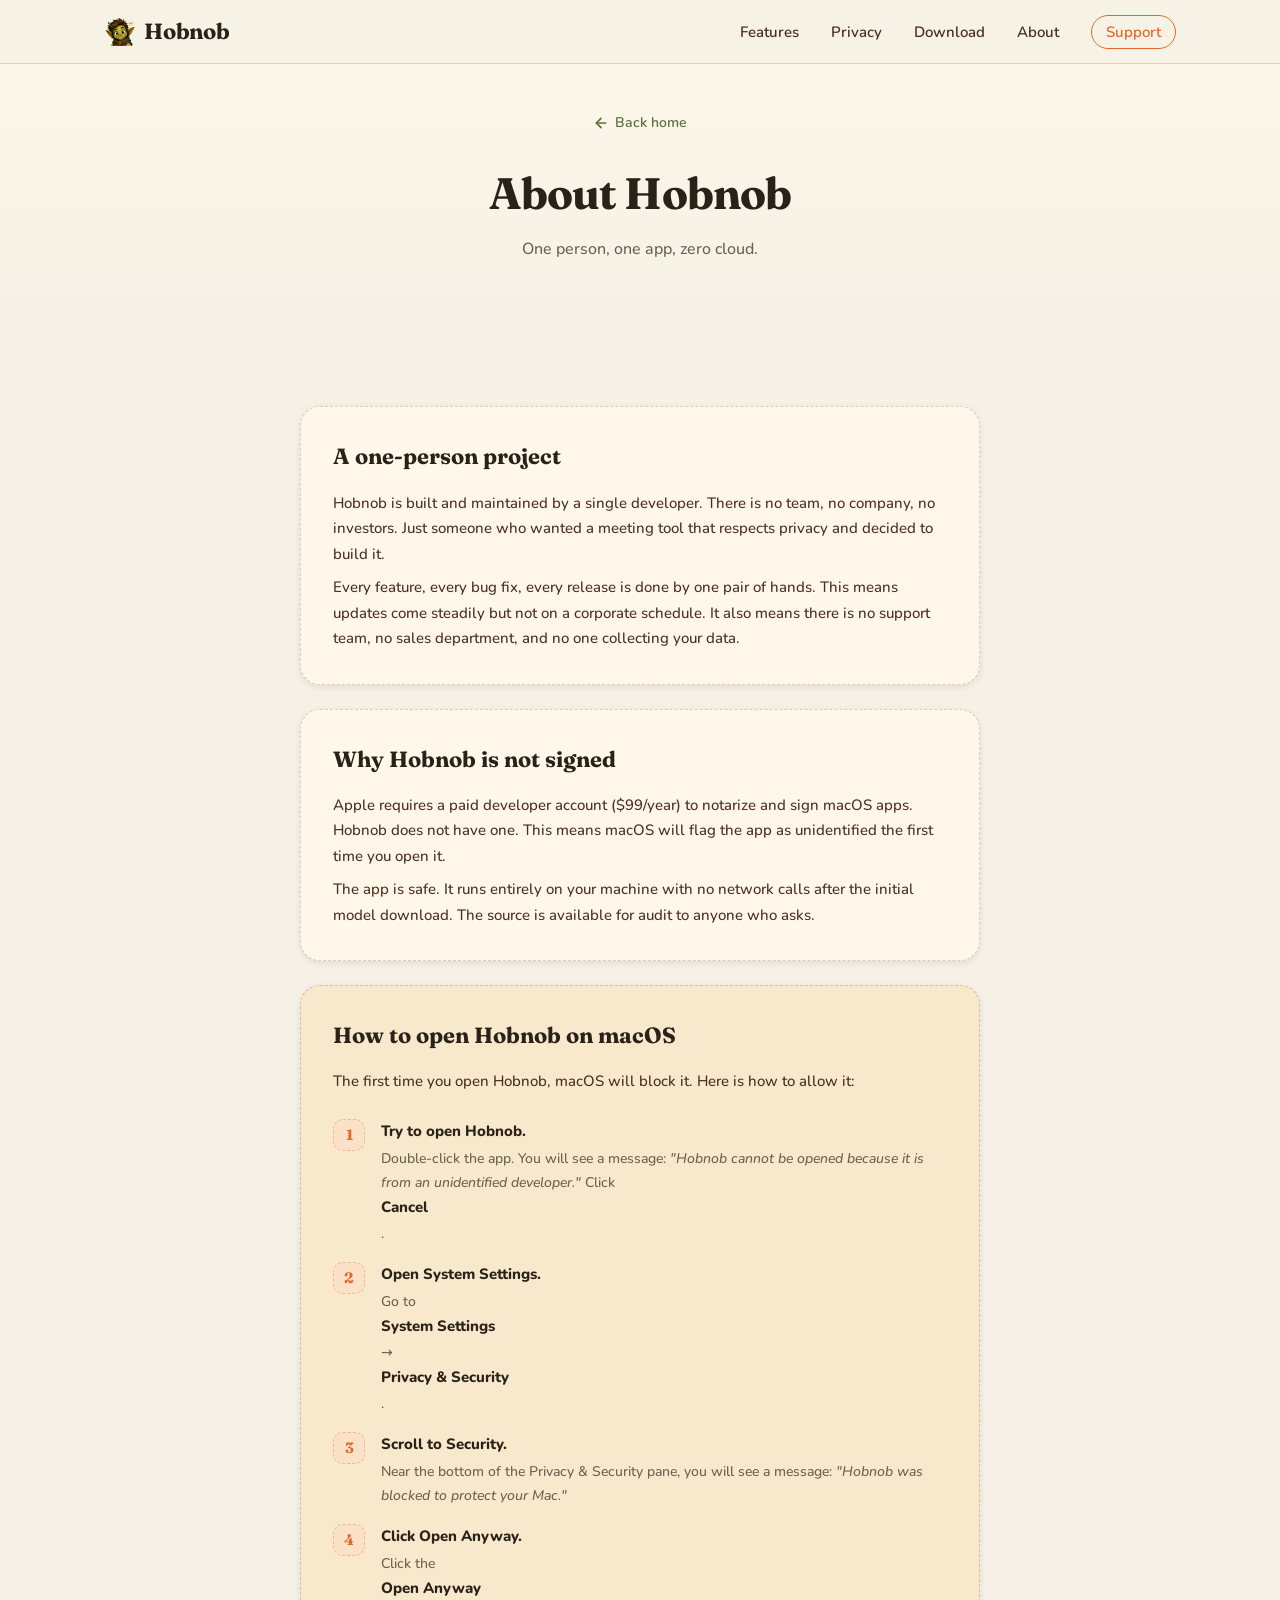
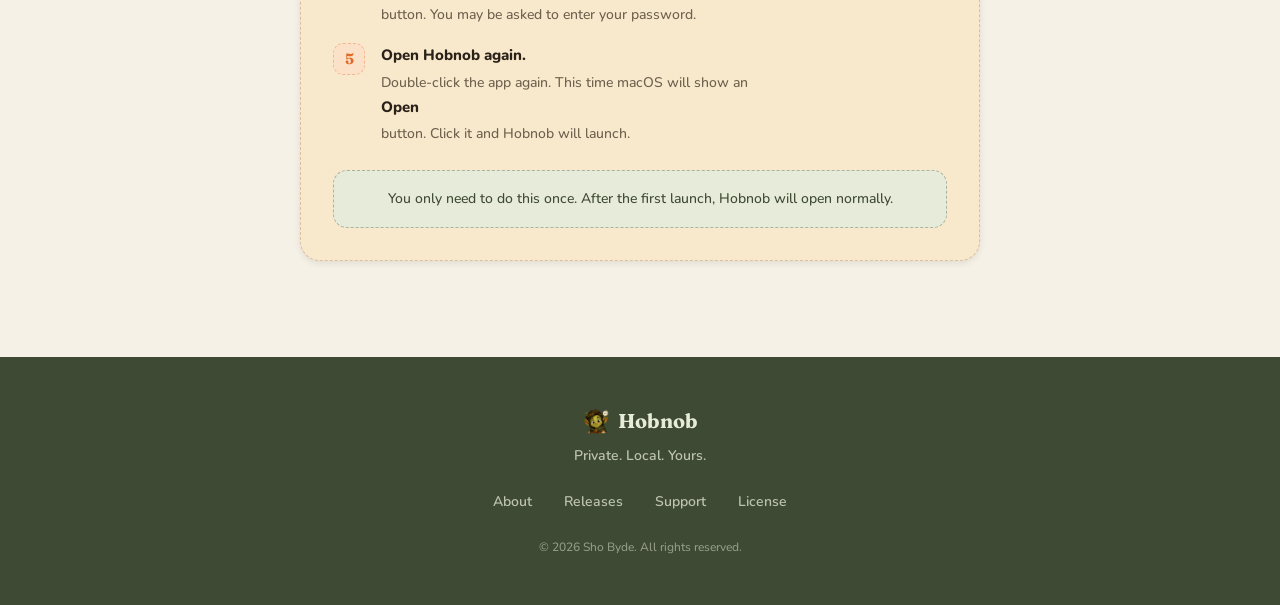
<file: about.html>
<!doctype html>
<html lang="en" data-theme="light">
<head>
  <meta charset="utf-8" />
  <meta name="viewport" content="width=device-width, initial-scale=1" />
  <meta name="description" content="About Hobnob — a one-person project for private, local meeting notes." />
  <meta name="theme-color" content="#F6F1E6" />

  <title>About - Hobnob</title>

  <link rel="icon" type="image/png" sizes="512x512" href="assets/icon.png" />

  <link rel="preconnect" href="https://fonts.googleapis.com" />
  <link rel="preconnect" href="https://fonts.gstatic.com" crossorigin />
  <link href="https://fonts.googleapis.com/css2?family=Fraunces:opsz,wght@9..144,500;9..144,600;9..144,700&family=Nunito:wght@400;600;700;800&family=JetBrains+Mono:wght@400;500&display=swap" rel="stylesheet" />

  <link rel="stylesheet" href="css/styles.css" />
  <script defer src="js/main.js"></script>
</head>
<body>
  <!-- Navigation -->
  <nav class="nav" id="nav">
    <div class="nav-inner">
      <a href="/" class="nav-brand" aria-label="Hobnob home">
        <img src="assets/icon.png" alt="" width="32" height="32" />
        <span class="nav-title">Hobnob</span>
      </a>
      <div class="nav-links" id="nav-links">
        <a href="/#features">Features</a>
        <a href="/#privacy">Privacy</a>
        <a href="/#download">Download</a>
        <a href="about.html">About</a>
        <a href="https://ko-fi.com/shobyde" class="nav-support">Support</a>
      </div>
      <button class="nav-toggle" id="nav-toggle" aria-label="Menu">
        <span></span><span></span><span></span>
      </button>
    </div>
  </nav>

  <!-- Page header -->
  <section class="page-header">
    <div class="page-header-inner">
      <a href="/" class="back-link">
        <svg width="16" height="16" viewBox="0 0 24 24" fill="none" stroke="currentColor" stroke-width="2.5" stroke-linecap="round" stroke-linejoin="round"><path d="M19 12H5"/><path d="M12 19l-7-7 7-7"/></svg>
        Back home
      </a>
      <h1 class="page-title">About Hobnob</h1>
      <p class="page-sub">One person, one app, zero cloud.</p>
    </div>
  </section>

  <!-- About content -->
  <section class="about-content">
    <div class="about-inner">

      <div class="about-card">
        <h2 class="about-heading">A one-person project</h2>
        <p>Hobnob is built and maintained by a single developer. There is no team, no company, no investors. Just someone who wanted a meeting tool that respects privacy and decided to build it.</p>
        <p>Every feature, every bug fix, every release is done by one pair of hands. This means updates come steadily but not on a corporate schedule. It also means there is no support team, no sales department, and no one collecting your data.</p>
      </div>

      <div class="about-card">
        <h2 class="about-heading">Why Hobnob is not signed</h2>
        <p>Apple requires a paid developer account ($99/year) to notarize and sign macOS apps. Hobnob does not have one. This means macOS will flag the app as unidentified the first time you open it.</p>
        <p>The app is safe. It runs entirely on your machine with no network calls after the initial model download. The source is available for audit to anyone who asks.</p>
      </div>

      <div class="about-card about-tutorial">
        <h2 class="about-heading">How to open Hobnob on macOS</h2>
        <p class="about-tutorial-intro">The first time you open Hobnob, macOS will block it. Here is how to allow it:</p>

        <div class="tutorial-steps">
          <div class="tutorial-step">
            <div class="tutorial-num">1</div>
            <div>
              <strong>Try to open Hobnob.</strong>
              <p>Double-click the app. You will see a message: <em>"Hobnob cannot be opened because it is from an unidentified developer."</em> Click <strong>Cancel</strong>.</p>
            </div>
          </div>

          <div class="tutorial-step">
            <div class="tutorial-num">2</div>
            <div>
              <strong>Open System Settings.</strong>
              <p>Go to <strong>System Settings</strong> &rarr; <strong>Privacy &amp; Security</strong>.</p>
            </div>
          </div>

          <div class="tutorial-step">
            <div class="tutorial-num">3</div>
            <div>
              <strong>Scroll to Security.</strong>
              <p>Near the bottom of the Privacy &amp; Security pane, you will see a message: <em>"Hobnob was blocked to protect your Mac."</em></p>
            </div>
          </div>

          <div class="tutorial-step">
            <div class="tutorial-num">4</div>
            <div>
              <strong>Click Open Anyway.</strong>
              <p>Click the <strong>Open Anyway</strong> button. You may be asked to enter your password.</p>
            </div>
          </div>

          <div class="tutorial-step">
            <div class="tutorial-num">5</div>
            <div>
              <strong>Open Hobnob again.</strong>
              <p>Double-click the app again. This time macOS will show an <strong>Open</strong> button. Click it and Hobnob will launch.</p>
            </div>
          </div>
        </div>

        <p class="about-tutorial-note">You only need to do this once. After the first launch, Hobnob will open normally.</p>
      </div>

    </div>
  </section>

  <!-- Footer -->
  <footer class="footer">
    <div class="footer-inner">
      <div class="footer-brand">
        <img src="assets/icon.png" alt="" width="28" height="28" />
        <span>Hobnob</span>
      </div>
      <p class="footer-tagline">Private. Local. Yours.</p>
      <div class="footer-links">
        <a href="about.html">About</a>
        <a href="releases.html">Releases</a>
        <a href="https://ko-fi.com/shobyde">Support</a>
        <a href="./LICENSE">License</a>
      </div>
      <p class="footer-copy">&copy; 2026 Sho Byde. All rights reserved.</p>
    </div>
  </footer>
</body>
</html>
</file>
<file: css/styles.css>
/* =============================================
   Hobnob Design System CSS
   Private. Local. Yours.
   ============================================= */

/* ── Design Tokens ────────────────────────── */
:root {
  /* Colors */
  --color-parchment: #F6F1E6;
  --color-parchment-warm: #F8E8CC;
  --color-surface-card: #FFF8EA;
  --color-surface-green: #E7EBD9;

  --color-ember: #E26A28;
  --color-ember-soft: #FBE1C8;
  --color-hearth: #F2A63A;

  --color-moss: #5E6F3A;
  --color-sage: #8FA76A;
  --color-olive: #3E4A33;

  --color-leather: #7A4A28;
  --color-bark: #4B2F1F;
  --color-charcoal: #2A2219;

  --color-text-muted: #6D604E;
  --color-border-soft: rgba(122, 74, 40, 0.18);
  --color-border-decorative: #D8C7A6;
  --color-danger: #8A3B2E;

  /* Gradients */
  --gradient-hearth: linear-gradient(135deg, #F2A63A 0%, #E26A28 100%);
  --gradient-parchment: linear-gradient(180deg, #FFF8EA 0%, #F6F1E6 100%);
  --gradient-local: linear-gradient(135deg, #8FA76A 0%, #5E6F3A 100%);

  /* Typography */
  --font-display: "Fraunces", ui-serif, Georgia, serif;
  --font-body: "Nunito", ui-sans-serif, system-ui, sans-serif;
  --font-mono: "JetBrains Mono", "IBM Plex Mono", ui-monospace, monospace;

  /* Shadows */
  --shadow-xs: 0 1px 2px rgba(42, 34, 25, 0.08);
  --shadow-sm: 0 2px 6px rgba(42, 34, 25, 0.10);
  --shadow-md: 0 8px 20px rgba(42, 34, 25, 0.14);
  --shadow-lg: 0 16px 36px rgba(42, 34, 25, 0.18);
  --shadow-ember: 0 8px 20px rgba(226, 106, 40, 0.26);
  --shadow-green: 0 8px 20px rgba(62, 74, 51, 0.18);

  /* Radii */
  --radius-sm: 10px;
  --radius-md: 14px;
  --radius-lg: 20px;
  --radius-xl: 28px;
  --radius-pill: 999px;

  /* Spacing */
  --space-xs: 4px;
  --space-sm: 8px;
  --space-md: 16px;
  --space-lg: 24px;
  --space-xl: 32px;
  --space-2xl: 48px;
  --space-3xl: 64px;
  --space-4xl: 96px;

  /* Motion */
  --ease-cozy: cubic-bezier(0.2, 0.8, 0.2, 1);
  --ease-bounce: cubic-bezier(0.34, 1.56, 0.64, 1);
  --duration-fast: 120ms;
  --duration-base: 180ms;
  --duration-slow: 280ms;

  /* Layout */
  --nav-height: 64px;
  --max-width: 1120px;
}

/* ── Reset ────────────────────────────────── */
*,
*::before,
*::after {
  box-sizing: border-box;
  margin: 0;
  padding: 0;
}

html {
  scroll-behavior: smooth;
  -webkit-font-smoothing: antialiased;
  -moz-osx-font-smoothing: grayscale;
}

body {
  font-family: var(--font-body);
  font-size: 16px;
  font-weight: 500;
  line-height: 1.6;
  color: var(--color-bark);
  background: var(--color-parchment);
  overflow-x: hidden;
}

img {
  display: block;
  max-width: 100%;
}

a {
  color: inherit;
  text-decoration: none;
}

/* ── Navigation ──────────────────────────── */
.nav {
  position: fixed;
  top: 0;
  left: 0;
  right: 0;
  z-index: 100;
  height: var(--nav-height);
  background: rgba(246, 241, 230, 0.85);
  backdrop-filter: blur(12px);
  -webkit-backdrop-filter: blur(12px);
  border-bottom: 1px solid var(--color-border-soft);
}

.nav-inner {
  max-width: var(--max-width);
  margin: 0 auto;
  padding: 0 var(--space-lg);
  height: 100%;
  display: flex;
  align-items: center;
  justify-content: space-between;
}

.nav-brand {
  display: flex;
  align-items: center;
  gap: var(--space-sm);
  font-family: var(--font-display);
  font-size: 22px;
  font-weight: 700;
  color: var(--color-charcoal);
}

.nav-brand img {
  border-radius: var(--radius-sm);
}

.nav-title {
  letter-spacing: -0.01em;
}

.nav-links {
  display: flex;
  align-items: center;
  gap: var(--space-xl);
}

.nav-links a {
  font-size: 15px;
  font-weight: 600;
  color: var(--color-bark);
  transition: color var(--duration-fast) var(--ease-cozy);
}

.nav-links a:hover {
  color: var(--color-ember);
}

.nav-support {
  color: var(--color-ember) !important;
  border: 1.5px solid var(--color-ember);
  padding: 4px 14px;
  border-radius: var(--radius-pill);
  transition: all var(--duration-fast) var(--ease-cozy);
}

.nav-support:hover {
  background: var(--color-ember);
  color: var(--color-surface-card) !important;
}

.nav-toggle {
  display: none;
  flex-direction: column;
  gap: 5px;
  background: none;
  border: none;
  cursor: pointer;
  padding: var(--space-sm);
}

.nav-toggle span {
  display: block;
  width: 22px;
  height: 2px;
  background: var(--color-charcoal);
  border-radius: 2px;
  transition: all var(--duration-base) var(--ease-cozy);
}

.nav-toggle.open span:nth-child(1) {
  transform: translateY(7px) rotate(45deg);
}

.nav-toggle.open span:nth-child(2) {
  opacity: 0;
}

.nav-toggle.open span:nth-child(3) {
  transform: translateY(-7px) rotate(-45deg);
}

/* ── Hero ─────────────────────────────────── */
.hero {
  min-height: 100vh;
  display: flex;
  align-items: center;
  padding: calc(var(--nav-height) + var(--space-2xl)) var(--space-lg) var(--space-3xl);
  background: var(--gradient-parchment);
  position: relative;
}

.hero-grid {
  max-width: var(--max-width);
  margin: 0 auto;
  display: grid;
  grid-template-columns: 1fr 1fr;
  gap: var(--space-3xl);
  align-items: center;
  width: 100%;
}

.hero-content {
  max-width: 540px;
}

.hero-chip {
  display: inline-flex;
  align-items: center;
  gap: 6px;
  padding: 4px 14px;
  background: var(--color-surface-green);
  color: var(--color-olive);
  border: 1px solid rgba(62, 74, 51, 0.24);
  border-radius: var(--radius-pill);
  font-size: 11px;
  font-weight: 800;
  letter-spacing: 0.08em;
  text-transform: uppercase;
  margin-bottom: var(--space-lg);
}

.hero-heading {
  font-family: var(--font-display);
  font-size: clamp(36px, 5.5vw, 56px);
  font-weight: 700;
  line-height: 1.15;
  color: var(--color-charcoal);
  margin-bottom: var(--space-lg);
  letter-spacing: -0.02em;
}

.hero-highlight {
  background: var(--gradient-local);
  -webkit-background-clip: text;
  background-clip: text;
  -webkit-text-fill-color: transparent;
}

.hero-body {
  font-size: 18px;
  line-height: 1.7;
  color: var(--color-text-muted);
  margin-bottom: var(--space-xl);
  max-width: 480px;
}

.hero-actions {
  display: flex;
  flex-direction: column;
  gap: var(--space-sm);
  align-items: flex-start;
}

.hero-support {
  font-size: 13px;
  color: var(--color-text-muted);
  font-weight: 500;
}

.hero-support a {
  color: var(--color-moss);
  font-weight: 700;
}

.hero-support a:hover {
  color: var(--color-ember);
}

.hero-visual {
  position: relative;
  display: flex;
  align-items: center;
  justify-content: center;
}

.hero-mascot {
  width: 100%;
  max-width: 420px;
  height: auto;
  filter: drop-shadow(0 16px 36px rgba(42, 34, 25, 0.18));
  animation: mascot-idle 4.5s ease-in-out infinite;
}



/* ── Buttons ──────────────────────────────── */
.btn {
  display: inline-flex;
  align-items: center;
  gap: var(--space-sm);
  padding: 12px 24px;
  border-radius: var(--radius-md);
  font-family: var(--font-body);
  font-size: 15px;
  font-weight: 800;
  border: none;
  cursor: pointer;
  transition: all var(--duration-base) var(--ease-cozy);
  white-space: nowrap;
}

.btn-primary {
  background: var(--color-ember);
  color: var(--color-surface-card);
  box-shadow: var(--shadow-ember);
}

.btn-primary:hover {
  transform: translateY(-1px);
  box-shadow: 0 12px 28px rgba(226, 106, 40, 0.32);
}

.btn-secondary {
  background: var(--color-surface-card);
  color: var(--color-moss);
  border: 1.5px solid var(--color-moss);
}

.btn-secondary:hover {
  background: var(--color-surface-green);
  transform: translateY(-1px);
}

.btn-full {
  width: 100%;
  justify-content: center;
}

/* ── Section Headers ──────────────────────── */
.section-header {
  text-align: center;
  margin-bottom: var(--space-3xl);
}

.eyebrow {
  display: inline-block;
  font-size: 11px;
  font-weight: 800;
  letter-spacing: 0.08em;
  text-transform: uppercase;
  color: var(--color-moss);
  margin-bottom: var(--space-sm);
}

.section-title {
  font-family: var(--font-display);
  font-size: clamp(28px, 4vw, 44px);
  font-weight: 700;
  color: var(--color-charcoal);
  letter-spacing: -0.02em;
  margin-bottom: var(--space-sm);
}

.section-sub {
  font-size: 17px;
  color: var(--color-text-muted);
  max-width: 500px;
  margin: 0 auto;
}

/* ── Features ─────────────────────────────── */
.features {
  padding: var(--space-4xl) var(--space-lg);
  max-width: var(--max-width);
  margin: 0 auto;
}

.features-grid {
  display: grid;
  grid-template-columns: repeat(3, 1fr);
  gap: var(--space-lg);
}

.feature-card {
  background: var(--color-surface-card);
  border: 1.5px dashed rgba(122, 74, 40, 0.25);
  border-radius: var(--radius-lg);
  padding: var(--space-xl);
  box-shadow: var(--shadow-sm);
  transition: all var(--duration-base) var(--ease-cozy);
}

.feature-card:hover {
  transform: translateY(-2px);
  box-shadow: var(--shadow-md);
}

.feature-icon {
  width: 52px;
  height: 52px;
  display: flex;
  align-items: center;
  justify-content: center;
  border-radius: var(--radius-md);
  background: var(--color-parchment-warm);
  border: 1.5px dashed rgba(122, 74, 40, 0.35);
  margin-bottom: var(--space-md);
}

.feature-title {
  font-family: var(--font-display);
  font-size: 18px;
  font-weight: 700;
  color: var(--color-charcoal);
  margin-bottom: var(--space-sm);
}

.feature-desc {
  font-size: 14px;
  color: var(--color-text-muted);
  line-height: 1.7;
}

/* ── Demo ─────────────────────────────────── */
.demo {
  padding: var(--space-4xl) var(--space-lg);
  max-width: var(--max-width);
  margin: 0 auto;
}

.demo-inner {
  max-width: var(--max-width);
  margin: 0 auto;
}

.demo-frame {
  background: var(--color-surface-card);
  border: 1.5px dashed rgba(122, 74, 40, 0.35);
  border-radius: var(--radius-xl);
  padding: var(--space-md);
  box-shadow: var(--shadow-sm);
  max-width: 900px;
  margin: 0 auto;
}

.demo-gif {
  width: 100%;
  height: auto;
  border-radius: var(--radius-md);
  display: block;
}

/* ── Releases ─────────────────────────────── */
.releases {
  padding: var(--space-4xl) var(--space-lg);
  max-width: var(--max-width);
  margin: 0 auto;
}

.releases-inner {
  max-width: 720px;
  margin: 0 auto;
}

.releases-loading {
  text-align: center;
  color: var(--color-text-muted);
  font-size: 15px;
  padding: var(--space-xl) 0;
}

.release-item {
  background: var(--color-surface-card);
  border: 1.5px dashed rgba(122, 74, 40, 0.25);
  border-radius: var(--radius-lg);
  padding: var(--space-lg) var(--space-xl);
  margin-bottom: var(--space-md);
  box-shadow: var(--shadow-sm);
}

.release-header {
  display: flex;
  align-items: center;
  gap: var(--space-md);
  margin-bottom: var(--space-md);
}

.release-tag {
  font-family: var(--font-display);
  font-size: 18px;
  font-weight: 700;
  color: var(--color-ember);
}

.release-date {
  font-size: 13px;
  color: var(--color-text-muted);
}

.release-body {
  font-size: 14px;
  line-height: 1.7;
  color: var(--color-bark);
}

.release-body ul {
  padding-left: var(--space-lg);
  margin: var(--space-sm) 0;
}

.release-body li {
  margin-bottom: 4px;
}

.release-body li::marker {
  color: var(--color-moss);
}

.release-body a {
  color: var(--color-moss);
  font-weight: 600;
}

.release-body a:hover {
  color: var(--color-ember);
}

.release-body h1,
.release-body h2,
.release-body h3,
.release-body h4 {
  font-family: var(--font-body);
  font-size: 15px;
  font-weight: 800;
  color: var(--color-charcoal);
  margin: var(--space-md) 0 var(--space-xs);
}

.release-body code {
  font-family: var(--font-mono);
  font-size: 13px;
  background: var(--color-parchment-warm);
  padding: 1px 6px;
  border-radius: 4px;
  color: var(--color-ember);
}

.release-body pre {
  background: var(--color-charcoal);
  color: var(--color-parchment);
  padding: var(--space-md);
  border-radius: var(--radius-sm);
  overflow-x: auto;
  margin: var(--space-sm) 0;
}

.release-body pre code {
  background: none;
  color: inherit;
  padding: 0;
}

.release-body p {
  margin-bottom: var(--space-sm);
}

.release-body hr {
  border: none;
  border-top: 1px solid var(--color-border-decorative);
  margin: var(--space-md) 0;
}

.release-body img {
  border-radius: var(--radius-sm);
  margin: var(--space-sm) 0;
}

.release-asset {
  display: inline-flex;
  align-items: center;
  gap: 6px;
  margin-top: var(--space-md);
  padding: 6px 14px;
  background: var(--color-parchment);
  border: 1px solid var(--color-border-soft);
  border-radius: var(--radius-sm);
  font-size: 12px;
  font-weight: 600;
  color: var(--color-moss);
  transition: all var(--duration-fast) var(--ease-cozy);
}

.release-asset:hover {
  border-color: var(--color-moss);
  background: var(--color-surface-green);
}

.release-error {
  text-align: center;
  color: var(--color-text-muted);
  font-size: 14px;
  padding: var(--space-xl) 0;
}

.releases-more {
  text-align: center;
  margin-top: var(--space-lg);
}

.release-badge {
  font-size: 11px;
  font-weight: 700;
  padding: 2px 8px;
  border-radius: var(--radius-pill);
  background: var(--color-ember-soft);
  color: var(--color-ember);
}

/* ── Releases Page ────────────────────────── */
.page-header {
  padding: calc(var(--nav-height) + var(--space-2xl)) var(--space-lg) var(--space-2xl);
  background: var(--gradient-parchment);
  text-align: center;
}

.page-header-inner {
  max-width: var(--max-width);
  margin: 0 auto;
}

.back-link {
  display: inline-flex;
  align-items: center;
  gap: 6px;
  font-size: 14px;
  font-weight: 600;
  color: var(--color-moss);
  margin-bottom: var(--space-lg);
  transition: color var(--duration-fast) var(--ease-cozy);
}

.back-link:hover {
  color: var(--color-ember);
}

.page-title {
  font-family: var(--font-display);
  font-size: clamp(28px, 4vw, 44px);
  font-weight: 700;
  color: var(--color-charcoal);
  letter-spacing: -0.02em;
  margin-bottom: var(--space-sm);
}

.page-sub {
  font-size: 16px;
  color: var(--color-text-muted);
}

.releases-page {
  padding: var(--space-4xl) var(--space-lg);
}

.releases-page-inner {
  max-width: 720px;
  margin: 0 auto;
}

/* ── About Page ───────────────────────────── */
.about-content {
  padding: var(--space-4xl) var(--space-lg);
}

.about-inner {
  max-width: 680px;
  margin: 0 auto;
  display: flex;
  flex-direction: column;
  gap: var(--space-lg);
}

.about-card {
  background: var(--color-surface-card);
  border: 1.5px dashed rgba(122, 74, 40, 0.25);
  border-radius: var(--radius-lg);
  padding: var(--space-xl);
  box-shadow: var(--shadow-sm);
}

.about-heading {
  font-family: var(--font-display);
  font-size: 22px;
  font-weight: 700;
  color: var(--color-charcoal);
  margin-bottom: var(--space-md);
}

.about-card p {
  font-size: 15px;
  line-height: 1.7;
  color: var(--color-bark);
  margin-bottom: var(--space-sm);
}

.about-card p:last-child {
  margin-bottom: 0;
}

.about-tutorial {
  background: var(--color-parchment-warm);
}

.about-tutorial-intro {
  margin-bottom: var(--space-lg) !important;
}

.tutorial-steps {
  display: flex;
  flex-direction: column;
  gap: var(--space-md);
}

.tutorial-step {
  display: flex;
  gap: var(--space-md);
  align-items: flex-start;
}

.tutorial-num {
  flex-shrink: 0;
  width: 32px;
  height: 32px;
  display: flex;
  align-items: center;
  justify-content: center;
  font-family: var(--font-display);
  font-size: 15px;
  font-weight: 700;
  color: var(--color-ember);
  background: var(--color-ember-soft);
  border: 1.5px dashed rgba(226, 106, 40, 0.35);
  border-radius: var(--radius-sm);
}

.tutorial-step strong {
  display: block;
  font-size: 15px;
  font-weight: 800;
  color: var(--color-charcoal);
  margin-bottom: 2px;
}

.tutorial-step p {
  font-size: 14px !important;
  color: var(--color-text-muted) !important;
  margin-top: 4px !important;
}

.about-tutorial-note {
  margin-top: var(--space-lg) !important;
  padding: var(--space-md);
  background: var(--color-surface-green);
  border: 1.5px dashed rgba(62, 74, 51, 0.35);
  border-radius: var(--radius-md);
  font-size: 14px !important;
  color: var(--color-olive) !important;
  text-align: center;
}

/* ── Privacy ──────────────────────────────── */
.privacy {
  padding: var(--space-4xl) var(--space-lg);
  background: var(--color-surface-green);
}

.privacy-inner {
  max-width: var(--max-width);
  margin: 0 auto;
  display: grid;
  grid-template-columns: 1fr auto;
  gap: var(--space-3xl);
  align-items: center;
}

.privacy-content {
  max-width: 560px;
}

.privacy-chip {
  display: inline-flex;
  align-items: center;
  gap: 6px;
  padding: 3px 12px;
  background: var(--color-olive);
  color: var(--color-surface-green);
  border-radius: var(--radius-pill);
  font-size: 11px;
  font-weight: 800;
  letter-spacing: 0.06em;
  text-transform: uppercase;
  margin-bottom: var(--space-lg);
}

.privacy-title {
  font-family: var(--font-display);
  font-size: clamp(24px, 3.5vw, 36px);
  font-weight: 700;
  color: var(--color-olive);
  margin-bottom: var(--space-md);
}

.privacy-body {
  font-size: 16px;
  line-height: 1.7;
  color: var(--color-charcoal);
  margin-bottom: var(--space-lg);
}

.privacy-list {
  list-style: none;
  display: flex;
  flex-direction: column;
  gap: var(--space-sm);
}

.privacy-list li {
  display: flex;
  align-items: center;
  gap: var(--space-sm);
  font-size: 15px;
  font-weight: 600;
  color: var(--color-olive);
}

.privacy-check {
  color: var(--color-moss);
  font-weight: 800;
}

.privacy-visual {
  display: flex;
  align-items: center;
  justify-content: center;
}

.privacy-shield {
  display: flex;
  align-items: center;
  justify-content: center;
  padding: var(--space-lg);
  border: 1.5px dashed rgba(62, 74, 51, 0.35);
  border-radius: var(--radius-xl);
  background: var(--color-surface-green);
  opacity: 0.9;
}

@keyframes shield-pulse {
  0%, 100% { transform: scale(1); }
  50% { transform: scale(1.05); }
}

.privacy-shield svg {
  animation: shield-pulse 3s ease-in-out infinite;
}

/* ── How It Works ─────────────────────────── */
.how {
  padding: var(--space-4xl) var(--space-lg);
  max-width: var(--max-width);
  margin: 0 auto;
}

.steps {
  display: flex;
  align-items: flex-start;
  justify-content: center;
  gap: var(--space-md);
}

.step {
  flex: 1;
  max-width: 280px;
  text-align: center;
}

.step-num {
  width: 52px;
  height: 52px;
  margin: 0 auto var(--space-md);
  display: flex;
  align-items: center;
  justify-content: center;
  font-family: var(--font-display);
  font-size: 22px;
  font-weight: 700;
  color: var(--color-ember);
  background: var(--color-ember-soft);
  border: 1.5px dashed rgba(226, 106, 40, 0.35);
  border-radius: var(--radius-md);
}

.step-title {
  font-family: var(--font-display);
  font-size: 20px;
  font-weight: 700;
  color: var(--color-charcoal);
  margin-bottom: var(--space-sm);
}

.step-desc {
  font-size: 14px;
  color: var(--color-text-muted);
  line-height: 1.7;
}

.step-arrow {
  display: flex;
  align-items: center;
  padding-top: 14px;
  flex-shrink: 0;
}

/* ── Download ─────────────────────────────── */
.download {
  padding: var(--space-4xl) var(--space-lg);
  background: var(--color-surface-card);
}

.download-inner {
  max-width: var(--max-width);
  margin: 0 auto;
}

.download-head {
  text-align: center;
  margin-bottom: var(--space-2xl);
}

.download-grid {
  display: grid;
  grid-template-columns: repeat(2, 1fr);
  gap: var(--space-lg);
  max-width: 680px;
  margin: 0 auto;
}

.download-card {
  background: var(--color-parchment);
  border: 1.5px dashed rgba(122, 74, 40, 0.25);
  border-radius: var(--radius-lg);
  padding: var(--space-xl);
  text-align: center;
  box-shadow: var(--shadow-sm);
}

.dl-platform {
  display: flex;
  align-items: center;
  justify-content: center;
  gap: var(--space-sm);
  font-family: var(--font-display);
  font-size: 22px;
  font-weight: 700;
  color: var(--color-charcoal);
  margin-bottom: var(--space-xs);
}

.dl-req {
  font-size: 13px;
  color: var(--color-text-muted);
  margin-bottom: var(--space-lg);
}

.dl-file {
  font-size: 12px;
  color: var(--color-text-muted);
  margin-top: var(--space-sm);
}

.dl-buttons {
  display: flex;
  flex-direction: column;
  gap: var(--space-sm);
}

.dl-format-btn {
  display: flex;
  align-items: center;
  gap: var(--space-sm);
  padding: 10px 16px;
  background: var(--color-parchment);
  border: 1.5px solid var(--color-moss);
  border-radius: var(--radius-md);
  font-size: 14px;
  font-weight: 800;
  color: var(--color-moss);
  transition: all var(--duration-fast) var(--ease-cozy);
}

.dl-format-btn:hover {
  background: var(--color-surface-green);
  transform: translateY(-1px);
}

.dl-format-label {
  flex: 1;
  text-align: left;
}

.dl-format-name {
  font-size: 11px;
  font-weight: 600;
  color: var(--color-text-muted);
}

.dl-notice {
  margin-top: var(--space-md);
  padding: var(--space-sm) var(--space-md);
  background: var(--color-ember-soft);
  border: 1.5px dashed rgba(226, 106, 40, 0.35);
  border-radius: var(--radius-sm);
  font-size: 12px;
  font-weight: 600;
  color: var(--color-leather);
  line-height: 1.5;
}

.dl-notice a {
  color: var(--color-ember);
  font-weight: 800;
}

.dl-notice a:hover {
  text-decoration: underline;
}

/* ── Footer ───────────────────────────────── */
.footer {
  padding: var(--space-2xl) var(--space-lg);
  background: var(--color-olive);
  color: var(--color-surface-green);
}

.footer-inner {
  max-width: var(--max-width);
  margin: 0 auto;
  text-align: center;
}

.footer-brand {
  display: flex;
  align-items: center;
  justify-content: center;
  gap: var(--space-sm);
  font-family: var(--font-display);
  font-size: 20px;
  font-weight: 700;
  margin-bottom: var(--space-sm);
}

.footer-brand img {
  border-radius: var(--radius-sm);
}

.footer-tagline {
  font-size: 14px;
  font-weight: 600;
  margin-bottom: var(--space-lg);
  opacity: 0.75;
}

.footer-links {
  display: flex;
  justify-content: center;
  gap: var(--space-xl);
  margin-bottom: var(--space-lg);
}

.footer-links a {
  font-size: 14px;
  font-weight: 600;
  opacity: 0.75;
  transition: opacity var(--duration-fast) var(--ease-cozy);
}

.footer-links a:hover {
  opacity: 1;
  color: var(--color-hearth);
}

.footer-copy {
  font-size: 12px;
  opacity: 0.5;
}

/* ── Animations ───────────────────────────── */
@keyframes mascot-idle {
  0%, 100% { transform: translateY(0) rotate(0deg); }
  25% { transform: translateY(-6px) rotate(-1deg); }
  75% { transform: translateY(-3px) rotate(1deg); }
}

/* ── Scroll-reveal (applied via JS) ───────── */
.reveal {
  opacity: 0;
  transform: translateY(28px);
  transition: opacity 0.6s var(--ease-cozy), transform 0.6s var(--ease-cozy);
}

.reveal.visible {
  opacity: 1;
  transform: translateY(0);
}

/* ── Reduced Motion ───────────────────────── */
@media (prefers-reduced-motion: reduce) {
  *,
  *::before,
  *::after {
    animation-duration: 0.01ms !important;
    animation-iteration-count: 1 !important;
    transition-duration: 0.01ms !important;
  }

  html {
    scroll-behavior: auto;
  }
}

/* ── Responsive ───────────────────────────── */
@media (max-width: 900px) {
  .hero-grid {
    grid-template-columns: 1fr;
    text-align: center;
  }

  .hero-content {
    max-width: 100%;
    order: 2;
  }

  .hero-visual {
    order: 1;
  }

  .hero-mascot {
    max-width: 280px;
  }

  .hero-actions {
    justify-content: center;
  }

  .hero-body {
    max-width: 100%;
  }

  .features-grid {
    grid-template-columns: 1fr;
  }

  .privacy-inner {
    grid-template-columns: 1fr;
    text-align: center;
  }

  .privacy-content {
    max-width: 100%;
  }

  .privacy-list {
    align-items: center;
  }

  .privacy-visual {
    display: none;
  }

  .steps {
    flex-direction: column;
    align-items: center;
    gap: var(--space-lg);
  }

  .step-arrow {
    transform: rotate(90deg);
    padding-top: 0;
  }

  .download-grid {
    grid-template-columns: 1fr;
  }
}

@media (max-width: 600px) {
  .nav-toggle {
    display: flex;
  }

  .nav-inner {
    padding: 0 var(--space-md);
  }

  .nav-links a:not(.nav-support) {
    display: none;
  }

  .nav-links.open a:not(.nav-support) {
    display: block;
  }

  .nav-support {
    font-size: 12px;
    padding: 3px 10px;
  }

  .nav-links {
    position: fixed;
    top: var(--nav-height);
    left: 0;
    right: 0;
    flex-direction: column;
    align-items: stretch;
    gap: 0;
    background: rgba(246, 241, 230, 0.96);
    backdrop-filter: blur(12px);
    -webkit-backdrop-filter: blur(12px);
    border-bottom: 1.5px dashed rgba(122, 74, 40, 0.25);
    padding: var(--space-sm) 0;
    transform: translateY(-100%);
    opacity: 0;
    pointer-events: none;
    transition: all var(--duration-slow) var(--ease-cozy);
  }

  .nav-links.open {
    transform: translateY(0);
    opacity: 1;
    pointer-events: auto;
  }

  .nav-links a {
    padding: 14px var(--space-lg);
    font-size: 16px;
    font-weight: 700;
    border-bottom: 1px solid rgba(122, 74, 40, 0.08);
    display: block;
  }

  .nav-links a:last-of-type {
    border-bottom: none;
  }

  .nav-support {
    color: var(--color-ember) !important;
    border: none !important;
    padding: 14px var(--space-lg) !important;
    border-radius: 0 !important;
    margin: 0 !important;
    font-size: 16px !important;
  }

  .hero {
    padding: calc(var(--nav-height) + var(--space-lg)) var(--space-md) var(--space-2xl);
  }

  .hero-heading {
    font-size: 30px;
  }

  .hero-body {
    font-size: 15px;
  }

  .hero-mascot {
    max-width: 200px;
  }

  .section-title {
    font-size: 24px;
  }

  .section-sub {
    font-size: 14px;
  }

  .features,
  .privacy,
  .how,
  .download,
  .releases,
  .about-content,
  .releases-page {
    padding: var(--space-2xl) var(--space-md);
  }

  .demo {
    padding: var(--space-2xl) var(--space-sm);
  }

  .demo-frame {
    border-radius: var(--radius-md);
    padding: var(--space-sm);
  }

  .feature-card,
  .download-card,
  .about-card,
  .release-item {
    padding: var(--space-lg);
  }

  .btn {
    padding: 10px 18px;
    font-size: 14px;
  }

  .btn-full {
    width: 100%;
  }

  .download-grid {
    max-width: 100%;
  }

  .hero-actions {
    align-items: center;
    text-align: center;
  }

  .hero-support {
    text-align: center;
  }

  .footer-links {
    flex-wrap: wrap;
    gap: var(--space-md);
  }

  .about-inner {
    gap: var(--space-md);
  }

  .tutorial-step {
    flex-direction: column;
    gap: var(--space-xs);
  }

  .page-header {
    padding: calc(var(--nav-height) + var(--space-lg)) var(--space-md) var(--space-lg);
  }

  .page-title {
    font-size: 26px;
  }

  .page-sub {
    font-size: 14px;
  }
}
</file>
